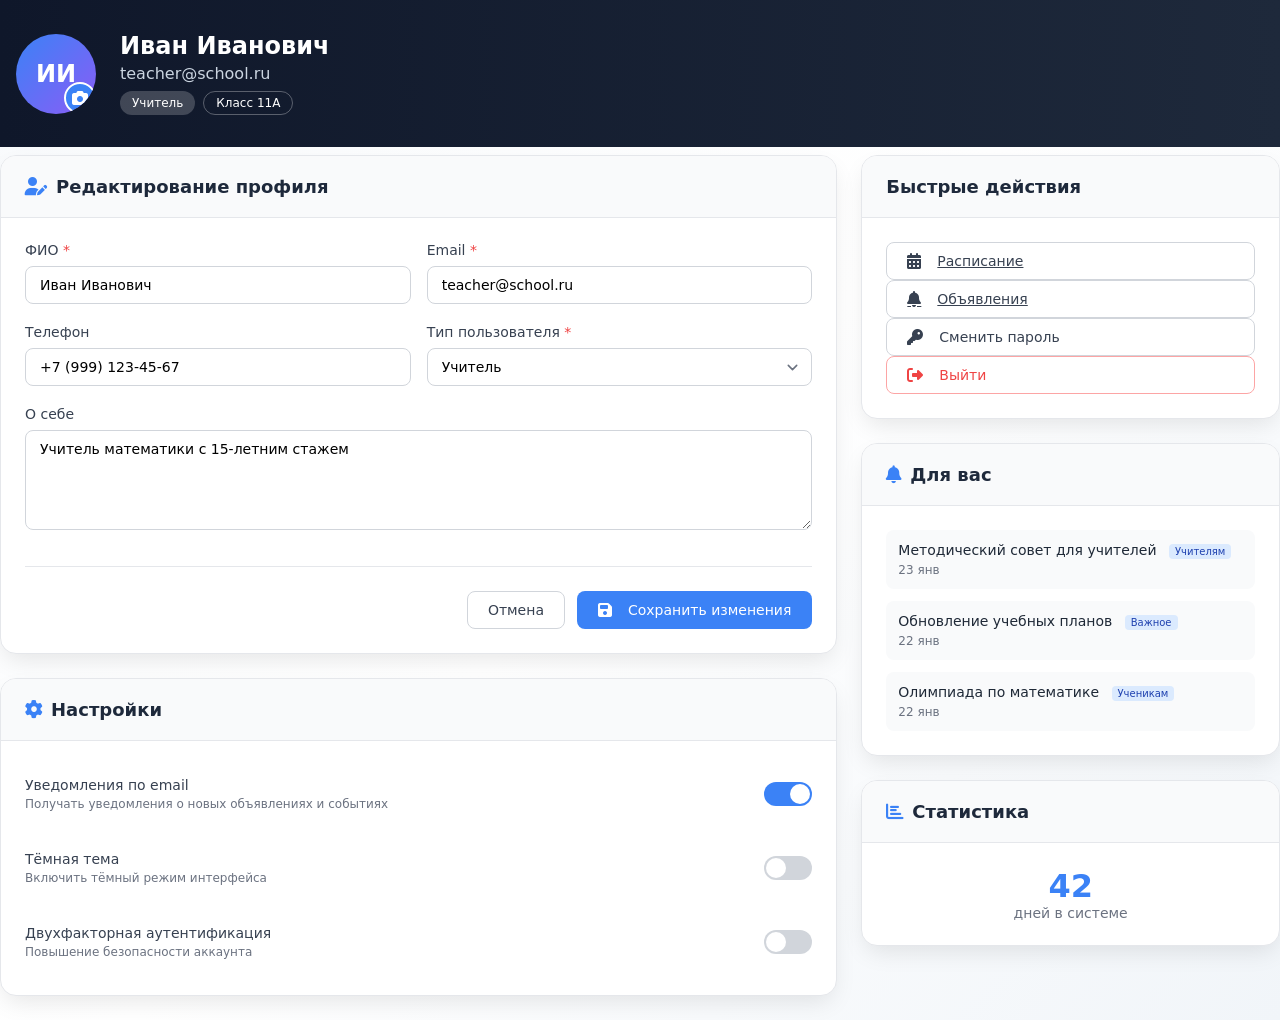
<file: frontend/profile.html>
<!DOCTYPE html>
<html lang="ru">
<head>
    <meta charset="UTF-8">
    <meta name="viewport" content="width=device-width, initial-scale=1.0">
    <title>Профиль - Школьный портал</title>
    <link rel="stylesheet" href="https://cdnjs.cloudflare.com/ajax/libs/font-awesome/6.4.0/css/all.min.css">
    <style>
        /* === БАЗОВЫЕ СТИЛИ === */
        * {
            margin: 0;
            padding: 0;
            box-sizing: border-box;
            font-family: 'Segoe UI', system-ui, sans-serif;
        }
        
        body {
            background: linear-gradient(135deg, #f8fafc 0%, #ffffff 50%, #f1f5f9 100%);
            min-height: 100vh;
            color: #334155;
        }
        
        .container {
            max-width: 88rem;
            margin: 0 auto;
            padding: 0 1rem;
        }
        
        /* === КОМПОНЕНТ: CARD === */
        .card {
            background: white;
            border-radius: 1rem;
            box-shadow: 0 10px 25px -5px rgba(0, 0, 0, 0.1);
            border: 1px solid #e5e7eb;
            overflow: hidden;
            transition: all 0.3s ease;
        }
        
        .card:hover {
            box-shadow: 0 20px 40px -10px rgba(0, 0, 0, 0.15);
        }
        
        .card-header {
            padding: 1.25rem 1.5rem;
            border-bottom: 1px solid #e5e7eb;
            background-color: #f9fafb;
        }
        
        .card-title {
            font-size: 1.125rem;
            font-weight: 600;
            color: #1e293b;
            display: flex;
            align-items: center;
            gap: 0.5rem;
        }
        
        .card-title i {
            color: #3b82f6;
        }
        
        .card-content {
            padding: 1.5rem;
        }
        
        .card-footer {
            padding: 1.25rem 1.5rem;
            border-top: 1px solid #e5e7eb;
            background-color: #f9fafb;
        }
        
        /* === КОМПОНЕНТ: AVATAR === */
        .avatar {
            width: 5rem;
            height: 5rem;
            border-radius: 50%;
            display: flex;
            align-items: center;
            justify-content: center;
            overflow: hidden;
            position: relative;
            flex-shrink: 0;
        }
        
        .avatar-lg {
            width: 5rem;
            height: 5rem;
        }
        
        .avatar-md {
            width: 3rem;
            height: 3rem;
        }
        
        .avatar-sm {
            width: 2rem;
            height: 2rem;
        }
        
        .avatar-placeholder {
            width: 100%;
            height: 100%;
            display: flex;
            align-items: center;
            justify-content: center;
            background: linear-gradient(135deg, #3b82f6, #8b5cf6);
            color: white;
            font-weight: 600;
            font-size: 1.5rem;
        }
        
        .avatar-upload {
            position: absolute;
            bottom: 0;
            right: 0;
            background: #3b82f6;
            color: white;
            width: 2rem;
            height: 2rem;
            border-radius: 50%;
            display: flex;
            align-items: center;
            justify-content: center;
            cursor: pointer;
            border: 2px solid white;
        }
        
        /* === ХЕДЕР ПРОФИЛЯ === */
        .profile-header {
            background: linear-gradient(90deg, #0f172a 0%, #1e293b 100%);
            color: white;
            padding: 2rem 0;
        }
        
        .profile-header-content {
            display: flex;
            align-items: center;
            gap: 1.5rem;
        }
        
        .user-info h1 {
            font-size: 1.5rem;
            font-weight: 700;
            margin-bottom: 0.25rem;
        }
        
        .user-email {
            color: #cbd5e1;
            margin-bottom: 0.5rem;
        }
        
        /* === КОМПОНЕНТ: BADGE === */
        .badge {
            display: inline-flex;
            align-items: center;
            padding: 0.25rem 0.75rem;
            border-radius: 9999px;
            font-size: 0.75rem;
            font-weight: 500;
            white-space: nowrap;
        }
        
        .badge-primary {
            background: rgba(255, 255, 255, 0.2);
            color: white;
        }
        
        .badge-outline {
            background: transparent;
            color: white;
            border: 1px solid rgba(255, 255, 255, 0.3);
        }
        
        .badges-container {
            display: flex;
            gap: 0.5rem;
        }
        
        /* === ОСНОВНОЙ КОНТЕНТ === */
        .profile-content {
            padding: 1.5rem 0;
            margin-top: -1rem;
        }
        
        .profile-grid {
            display: grid;
            gap: 1.5rem;
        }
        
        @media (min-width: 768px) {
            .profile-grid {
                grid-template-columns: 2fr 1fr;
            }
        }
        
        /* === КОМПОНЕНТ: FORM === */
        .form-group {
            margin-bottom: 1.25rem;
        }
        
        /* === КОМПОНЕНТ: LABEL === */
        .form-label {
            display: block;
            font-size: 0.875rem;
            font-weight: 500;
            color: #374151;
            margin-bottom: 0.5rem;
        }
        
        .form-label-required::after {
            content: " *";
            color: #ef4444;
        }
        
        /* === КОМПОНЕНТ: INPUT === */
        .form-input {
            width: 100%;
            padding: 0.625rem 0.875rem;
            border: 1px solid #d1d5db;
            border-radius: 0.5rem;
            font-size: 0.875rem;
            transition: all 0.2s;
            background-color: white;
        }
        
        .form-input:focus {
            outline: none;
            border-color: #3b82f6;
            box-shadow: 0 0 0 3px rgba(59, 130, 246, 0.1);
        }
        
        .form-input.error {
            border-color: #ef4444;
        }
        
        .form-input.disabled {
            background-color: #f9fafb;
            color: #6b7280;
            cursor: not-allowed;
        }
        
        /* === КОМПОНЕНТ: TEXTAREA === */
        .form-textarea {
            width: 100%;
            padding: 0.625rem 0.875rem;
            border: 1px solid #d1d5db;
            border-radius: 0.5rem;
            font-size: 0.875rem;
            font-family: inherit;
            resize: vertical;
            min-height: 100px;
            transition: all 0.2s;
        }
        
        .form-textarea:focus {
            outline: none;
            border-color: #3b82f6;
            box-shadow: 0 0 0 3px rgba(59, 130, 246, 0.1);
        }
        
        /* === КОМПОНЕНТ: SELECT === */
        .form-select {
            width: 100%;
            padding: 0.625rem 2.5rem 0.625rem 0.875rem;
            border: 1px solid #d1d5db;
            border-radius: 0.5rem;
            font-size: 0.875rem;
            background-color: white;
            background-image: url("data:image/svg+xml,%3csvg xmlns='http://www.w3.org/2000/svg' fill='none' viewBox='0 0 20 20'%3e%3cpath stroke='%236b7280' stroke-linecap='round' stroke-linejoin='round' stroke-width='1.5' d='M6 8l4 4 4-4'/%3e%3c/svg%3e");
            background-position: right 0.5rem center;
            background-repeat: no-repeat;
            background-size: 1.5em 1.5em;
            appearance: none;
            cursor: pointer;
        }
        
        .form-select:focus {
            outline: none;
            border-color: #3b82f6;
            box-shadow: 0 0 0 3px rgba(59, 130, 246, 0.1);
        }
        
        .form-select.disabled {
            background-color: #f9fafb;
            color: #6b7280;
            cursor: not-allowed;
        }
        
        /* === КОМПОНЕНТ: SWITCH === */
        .switch {
            display: inline-flex;
            align-items: center;
            cursor: pointer;
        }
        
        .switch-input {
            display: none;
        }
        
        .switch-toggle {
            position: relative;
            width: 3rem;
            height: 1.5rem;
            background-color: #d1d5db;
            border-radius: 9999px;
            transition: all 0.3s;
        }
        
        .switch-toggle::after {
            content: '';
            position: absolute;
            width: 1.25rem;
            height: 1.25rem;
            background-color: white;
            border-radius: 50%;
            top: 0.125rem;
            left: 0.125rem;
            transition: all 0.3s;
        }
        
        .switch-input:checked + .switch-toggle {
            background-color: #3b82f6;
        }
        
        .switch-input:checked + .switch-toggle::after {
            transform: translateX(1.5rem);
        }
        
        .switch-label {
            margin-left: 0.75rem;
            font-size: 0.875rem;
            color: #374151;
        }
        
        /* === КОМПОНЕНТ: BUTTON === */
        .btn {
            display: inline-flex;
            align-items: center;
            justify-content: center;
            padding: 0.625rem 1.25rem;
            border-radius: 0.5rem;
            font-size: 0.875rem;
            font-weight: 500;
            cursor: pointer;
            transition: all 0.2s;
            border: 1px solid transparent;
            gap: 0.5rem;
            white-space: nowrap;
        }
        
        .btn-primary {
            background-color: #3b82f6;
            color: white;
        }
        
        .btn-primary:hover {
            background-color: #2563eb;
        }
        
        .btn-primary:disabled {
            background-color: #93c5fd;
            cursor: not-allowed;
        }
        
        .btn-secondary {
            background-color: white;
            color: #374151;
            border-color: #d1d5db;
        }
        
        .btn-secondary:hover {
            background-color: #f9fafb;
            border-color: #9ca3af;
        }
        
        .btn-outline {
            background-color: white;
            color: #374151;
            border: 1px solid #d1d5db;
            justify-content: flex-start;
            width: 100%;
        }
        
        .btn-outline:hover {
            background-color: #f9fafb;
            border-color: #9ca3af;
        }
        
        .btn-danger {
            background-color: #ef4444;
            color: white;
            border-color: #ef4444;
        }
        
        .btn-danger:hover {
            background-color: #dc2626;
        }
        
        .btn-logout {
            color: #ef4444;
            border-color: #fca5a5;
        }
        
        .btn-logout:hover {
            color: #b91c1c;
            background-color: #fef2f2;
        }
        
        .btn-sm {
            padding: 0.375rem 0.75rem;
            font-size: 0.75rem;
        }
        
        .btn-lg {
            padding: 0.75rem 1.5rem;
            font-size: 1rem;
        }
        
        .btn i {
            margin-right: 0.5rem;
            font-size: 1rem;
        }
        
        .form-row {
            display: grid;
            gap: 1rem;
        }
        
        @media (min-width: 640px) {
            .form-row {
                grid-template-columns: 1fr 1fr;
            }
        }
        
        .form-actions {
            display: flex;
            justify-content: flex-end;
            gap: 0.75rem;
            margin-top: 2rem;
            padding-top: 1.5rem;
            border-top: 1px solid #e5e7eb;
        }
        
        /* === БОКОВАЯ ПАНЕЛЬ === */
        .sidebar {
            display: flex;
            flex-direction: column;
            gap: 1.5rem;
        }
        
        /* === НАСТРОЙКИ === */
        .settings-list {
            display: flex;
            flex-direction: column;
            gap: 1rem;
        }
        
        .setting-item {
            display: flex;
            justify-content: space-between;
            align-items: center;
            padding: 0.75rem 0;
        }
        
        .setting-label {
            font-size: 0.875rem;
            color: #374151;
        }
        
        .setting-description {
            font-size: 0.75rem;
            color: #6b7280;
            margin-top: 0.25rem;
        }
        
        /* === ОБЪЯВЛЕНИЯ === */
        .announcements-list {
            display: flex;
            flex-direction: column;
            gap: 0.75rem;
        }
        
        .announcement-item {
            padding: 0.75rem;
            background-color: #f9fafb;
            border-radius: 0.5rem;
            cursor: pointer;
            transition: all 0.2s;
        }
        
        .announcement-item:hover {
            background-color: #f1f5f9;
        }
        
        .announcement-title {
            font-size: 0.875rem;
            font-weight: 500;
            color: #1f2937;
            display: -webkit-box;
            -webkit-line-clamp: 1;
            -webkit-box-orient: vertical;
            overflow: hidden;
        }
        
        .announcement-date {
            font-size: 0.75rem;
            color: #6b7280;
            margin-top: 0.25rem;
        }
        
        .announcement-category {
            display: inline-block;
            padding: 0.125rem 0.375rem;
            background-color: #dbeafe;
            color: #1e40af;
            border-radius: 0.25rem;
            font-size: 0.625rem;
            font-weight: 500;
            margin-left: 0.5rem;
        }
        
        .empty-announcements {
            color: #6b7280;
            font-size: 0.875rem;
            text-align: center;
            padding: 1rem 0;
        }
        
        /* === КОМПОНЕНТ: DIALOG (MODAL) === */
        .dialog-overlay {
            position: fixed;
            top: 0;
            left: 0;
            right: 0;
            bottom: 0;
            background-color: rgba(0, 0, 0, 0.5);
            display: flex;
            align-items: center;
            justify-content: center;
            z-index: 100;
            opacity: 0;
            visibility: hidden;
            transition: all 0.3s;
        }
        
        .dialog-overlay.active {
            opacity: 1;
            visibility: visible;
        }
        
        .dialog {
            background: white;
            border-radius: 1rem;
            box-shadow: 0 25px 50px -12px rgba(0, 0, 0, 0.25);
            width: 90%;
            max-width: 28rem;
            max-height: 90vh;
            overflow-y: auto;
            transform: scale(0.95);
            transition: transform 0.3s;
        }
        
        .dialog-overlay.active .dialog {
            transform: scale(1);
        }
        
        .dialog-header {
            padding: 1.5rem 1.5rem 1rem;
            border-bottom: 1px solid #e5e7eb;
            display: flex;
            justify-content: space-between;
            align-items: center;
        }
        
        .dialog-title {
            font-size: 1.25rem;
            font-weight: 600;
            color: #1e293b;
        }
        
        .dialog-close {
            background: none;
            border: none;
            font-size: 1.25rem;
            color: #6b7280;
            cursor: pointer;
            padding: 0.25rem;
            border-radius: 0.25rem;
        }
        
        .dialog-close:hover {
            background-color: #f3f4f6;
        }
        
        .dialog-content {
            padding: 1.5rem;
        }
        
        .dialog-footer {
            padding: 1rem 1.5rem;
            border-top: 1px solid #e5e7eb;
            display: flex;
            justify-content: flex-end;
            gap: 0.75rem;
            background-color: #f9fafb;
        }
        
        /* === АНИМАЦИИ И СОСТОЯНИЯ === */
        .loading-screen {
            min-height: 100vh;
            display: flex;
            align-items: center;
            justify-content: center;
        }
        
        .spinner {
            width: 2rem;
            height: 2rem;
            border: 3px solid #e5e7eb;
            border-top-color: #3b82f6;
            border-radius: 50%;
            animation: spin 1s linear infinite;
        }
        
        @keyframes spin {
            to {
                transform: rotate(360deg);
            }
        }
        
        .fade-in {
            animation: fadeIn 0.6s ease;
        }
        
        @keyframes fadeIn {
            from {
                opacity: 0;
                transform: translateY(10px);
            }
            to {
                opacity: 1;
                transform: translateY(0);
            }
        }
        
        /* === УВЕДОМЛЕНИЯ === */
        .notification {
            position: fixed;
            bottom: 1rem;
            right: 1rem;
            padding: 1rem 1.5rem;
            border-radius: 0.5rem;
            color: white;
            font-weight: 500;
            box-shadow: 0 10px 25px rgba(0,0,0,0.1);
            z-index: 50;
            animation: slideIn 0.3s ease, fadeOut 0.3s ease 2.7s forwards;
        }
        
        .notification.success {
            background-color: #10b981;
        }
        
        .notification.error {
            background-color: #ef4444;
        }
        
        @keyframes slideIn {
            from {
                transform: translateX(100%);
                opacity: 0;
            }
            to {
                transform: translateX(0);
                opacity: 1;
            }
        }
        
        @keyframes fadeOut {
            to {
                opacity: 0;
                transform: translateX(100%);
            }
        }
        
        /* === АДАПТИВНОСТЬ === */
        @media (max-width: 767px) {
            .profile-header-content {
                flex-direction: column;
                text-align: center;
            }
            
            .badges-container {
                justify-content: center;
            }
            
            .form-actions {
                flex-direction: column;
            }
            
            .btn {
                width: 100%;
            }
        }
        
        /* === СПИННЕР КНОПКИ === */
        .btn-spinner {
            width: 1rem;
            height: 1rem;
            border: 2px solid rgba(255, 255, 255, 0.3);
            border-top-color: white;
            border-radius: 50%;
            animation: spin 1s linear infinite;
            margin-right: 0.5rem;
        }
    </style>
</head>
<body>
    <!-- Экран загрузки -->
    <div id="loadingScreen" class="loading-screen">
        <div class="spinner"></div>
    </div>

    <!-- Модальное окно для смены аватара -->
    <div id="avatarModal" class="dialog-overlay">
        <div class="dialog">
            <div class="dialog-header">
                <h3 class="dialog-title">Сменить аватар</h3>
                <button class="dialog-close" id="closeAvatarModal">&times;</button>
            </div>
            <div class="dialog-content">
                <div style="text-align: center; margin-bottom: 1.5rem;">
                    <div class="avatar avatar-lg" style="margin: 0 auto 1rem;">
                        <div class="avatar-placeholder" id="avatarPreview">ИИ</div>
                    </div>
                    <input type="file" id="avatarFile" accept="image/*" style="display: none;">
                    <button class="btn btn-secondary" id="uploadAvatarBtn">
                        <i class="fas fa-upload"></i>
                        Загрузить изображение
                    </button>
                </div>
            </div>
            <div class="dialog-footer">
                <button class="btn btn-secondary" id="cancelAvatarBtn">Отмена</button>
                <button class="btn btn-primary" id="saveAvatarBtn">Сохранить</button>
            </div>
        </div>
    </div>

    <!-- Основной контент -->
    <div id="mainContent" style="display: none;">
        <!-- Хедер профиля -->
        <header class="profile-header">
            <div class="container">
                <div class="profile-header-content fade-in">
                    <div class="avatar avatar-lg" id="avatarContainer">
                        <div class="avatar-placeholder" id="userAvatar">ИИ</div>
                        <div class="avatar-upload" id="changeAvatarBtn">
                            <i class="fas fa-camera"></i>
                        </div>
                    </div>
                    <div class="user-info">
                        <h1 id="userName">Иван Иванович</h1>
                        <p class="user-email" id="userEmail">teacher@school.ru</p>
                        <div class="badges-container">
                            <span class="badge badge-primary" id="userRole">Учитель</span>
                            <span class="badge badge-outline" id="userClass">Класс 11А</span>
                        </div>
                    </div>
                </div>
            </div>
        </header>

        <!-- Основной контент -->
        <main class="container profile-content">
            <div class="profile-grid">
                <!-- Левая колонка: Форма профиля -->
                <div>
                    <!-- Карточка с основной информацией -->
                    <div class="card" style="margin-bottom: 1.5rem;">
                        <div class="card-header">
                            <h3 class="card-title">
                                <i class="fas fa-user-edit"></i>
                                Редактирование профиля
                            </h3>
                        </div>
                        <div class="card-content">
                            <form id="profileForm">
                                <div class="form-row">
                                    <div class="form-group">
                                        <label class="form-label form-label-required">ФИО</label>
                                        <input type="text" class="form-input" id="fullName" value="Иван Иванович" required>
                                    </div>
                                    <div class="form-group">
                                        <label class="form-label form-label-required">Email</label>
                                        <input type="email" class="form-input" id="email" value="teacher@school.ru" required>
                                    </div>
                                </div>
                                
                                <div class="form-row">
                                    <div class="form-group">
                                        <label class="form-label">Телефон</label>
                                        <input type="tel" class="form-input" id="phone" value="+7 (999) 123-45-67" placeholder="+7 (XXX) XXX-XX-XX">
                                    </div>
                                    <div class="form-group">
                                        <label class="form-label form-label-required">Тип пользователя</label>
                                        <select class="form-select" id="userType">
                                            <option value="student">Ученик</option>
                                            <option value="teacher" selected>Учитель</option>
                                            <option value="parent">Родитель</option>
                                            <option value="admin">Администратор</option>
                                        </select>
                                    </div>
                                </div>
                                
                                <div class="form-group" id="classGroup">
                                    <label class="form-label">Класс (для учеников)</label>
                                    <input type="text" class="form-input" id="classInput" placeholder="11А">
                                </div>
                                
                                <div class="form-group">
                                    <label class="form-label">О себе</label>
                                    <textarea class="form-textarea" id="bio" rows="3" placeholder="Расскажите о себе...">Учитель математики с 15-летним стажем</textarea>
                                </div>
                                
                                <div class="form-actions">
                                    <button type="button" class="btn btn-secondary" id="cancelBtn">Отмена</button>
                                    <button type="submit" class="btn btn-primary" id="saveBtn">
                                        <i class="fas fa-save"></i>
                                        Сохранить изменения
                                    </button>
                                </div>
                            </form>
                        </div>
                    </div>

                    <!-- Карточка с настройками -->
                    <div class="card">
                        <div class="card-header">
                            <h3 class="card-title">
                                <i class="fas fa-cog"></i>
                                Настройки
                            </h3>
                        </div>
                        <div class="card-content">
                            <div class="settings-list">
                                <div class="setting-item">
                                    <div>
                                        <div class="setting-label">Уведомления по email</div>
                                        <div class="setting-description">Получать уведомления о новых объявлениях и событиях</div>
                                    </div>
                                    <label class="switch">
                                        <input type="checkbox" class="switch-input" id="emailNotifications" checked>
                                        <span class="switch-toggle"></span>
                                    </label>
                                </div>
                                
                                <div class="setting-item">
                                    <div>
                                        <div class="setting-label">Тёмная тема</div>
                                        <div class="setting-description">Включить тёмный режим интерфейса</div>
                                    </div>
                                    <label class="switch">
                                        <input type="checkbox" class="switch-input" id="darkMode">
                                        <span class="switch-toggle"></span>
                                    </label>
                                </div>
                                
                                <div class="setting-item">
                                    <div>
                                        <div class="setting-label">Двухфакторная аутентификация</div>
                                        <div class="setting-description">Повышение безопасности аккаунта</div>
                                    </div>
                                    <label class="switch">
                                        <input type="checkbox" class="switch-input" id="twoFactorAuth">
                                        <span class="switch-toggle"></span>
                                    </label>
                                </div>
                            </div>
                        </div>
                    </div>
                </div>

                <!-- Правая колонка: Боковая панель -->
                <aside class="sidebar">
                    <!-- Карточка с быстрыми действиями -->
                    <div class="card">
                        <div class="card-header">
                            <h3 class="card-title">Быстрые действия</h3>
                        </div>
                        <div class="card-content">
                            <div class="actions-list">
                                <a href="admin.html" class="btn btn-outline" id="adminBtn">
                                    <i class="fas fa-shield-alt"></i>
                                    Админ-панель
                                </a>
                                <a href="schedule.html" class="btn btn-outline">
                                    <i class="fas fa-calendar-alt"></i>
                                    Расписание
                                </a>
                                <a href="announcements.html" class="btn btn-outline">
                                    <i class="fas fa-bell"></i>
                                    Объявления
                                </a>
                                <button class="btn btn-outline" id="changePasswordBtn">
                                    <i class="fas fa-key"></i>
                                    Сменить пароль
                                </button>
                                <button class="btn btn-outline btn-logout" id="logoutBtn">
                                    <i class="fas fa-sign-out-alt"></i>
                                    Выйти
                                </button>
                            </div>
                        </div>
                    </div>

                    <!-- Карточка с объявлениями -->
                    <div class="card">
                        <div class="card-header">
                            <h3 class="card-title">
                                <i class="fas fa-bell"></i>
                                Для вас
                            </h3>
                        </div>
                        <div class="card-content">
                            <div id="relevantAnnouncements">
                                <div class="announcements-list">
                                    <div class="announcement-item" onclick="showAnnouncement(1)">
                                        <div class="announcement-title">
                                            Методический совет для учителей
                                            <span class="announcement-category">Учителям</span>
                                        </div>
                                        <div class="announcement-date">23 янв</div>
                                    </div>
                                    <div class="announcement-item" onclick="showAnnouncement(2)">
                                        <div class="announcement-title">
                                            Обновление учебных планов
                                            <span class="announcement-category">Важное</span>
                                        </div>
                                        <div class="announcement-date">22 янв</div>
                                    </div>
                                    <div class="announcement-item" onclick="showAnnouncement(4)">
                                        <div class="announcement-title">
                                            Олимпиада по математике
                                            <span class="announcement-category">Ученикам</span>
                                        </div>
                                        <div class="announcement-date">22 янв</div>
                                    </div>
                                </div>
                            </div>
                        </div>
                    </div>

                    <!-- Карточка со статистикой -->
                    <div class="card">
                        <div class="card-header">
                            <h3 class="card-title">
                                <i class="fas fa-chart-bar"></i>
                                Статистика
                            </h3>
                        </div>
                        <div class="card-content">
                            <div style="text-align: center;">
                                <div style="font-size: 2rem; font-weight: 700; color: #3b82f6;">42</div>
                                <div style="font-size: 0.875rem; color: #6b7280;">дней в системе</div>
                            </div>
                        </div>
                    </div>
                </aside>
            </div>
        </main>
    </div>

    <script>
        // === ДАННЫЕ ===
        const userData = {
            id: 1,
            full_name: "Иван Иванович",
            email: "teacher@school.ru",
            phone: "+7 (999) 123-45-67",
            user_type: "teacher",
            role: "user",
            class_name: "11А",
            bio: "Учитель математики с 15-летним стажем",
            avatar_url: null,
            settings: {
                email_notifications: true,
                dark_mode: false,
                two_factor_auth: false
            }
        };

        const announcementsData = [
            {
                id: 1,
                title: "Методический совет для учителей",
                content: "Совещание для учителей начальных классов состоится 26 января в 15:00",
                category: "teachers",
                created_date: "2024-01-23",
                pinned: false
            },
            {
                id: 2,
                title: "Обновление учебных планов",
                content: "Представлены обновлённые учебные планы на следующий год",
                category: "important",
                created_date: "2024-01-22",
                pinned: true
            },
            {
                id: 3,
                title: "Родительское собрание",
                content: "Приглашаем родителей на собрание 25 января",
                category: "parents",
                created_date: "2024-01-20",
                pinned: false
            },
            {
                id: 4,
                title: "Олимпиада по математике",
                content: "Регистрация на олимпиаду до 28 января",
                category: "students",
                created_date: "2024-01-22",
                pinned: false
            }
        ];

        // === СОСТОЯНИЕ ===
        let currentUser = { ...userData };
        let isSaving = false;
        let originalUserData = { ...userData };

        // === ЭЛЕМЕНТЫ DOM ===
        const elements = {
            loadingScreen: document.getElementById('loadingScreen'),
            mainContent: document.getElementById('mainContent'),
            userName: document.getElementById('userName'),
            userEmail: document.getElementById('userEmail'),
            userRole: document.getElementById('userRole'),
            userClass: document.getElementById('userClass'),
            userAvatar: document.getElementById('userAvatar'),
            avatarContainer: document.getElementById('avatarContainer'),
            changeAvatarBtn: document.getElementById('changeAvatarBtn'),
            
            // Форма
            profileForm: document.getElementById('profileForm'),
            fullName: document.getElementById('fullName'),
            email: document.getElementById('email'),
            phone: document.getElementById('phone'),
            userType: document.getElementById('userType'),
            classInput: document.getElementById('classInput'),
            bio: document.getElementById('bio'),
            cancelBtn: document.getElementById('cancelBtn'),
            saveBtn: document.getElementById('saveBtn'),
            classGroup: document.getElementById('classGroup'),
            
            // Настройки
            emailNotifications: document.getElementById('emailNotifications'),
            darkMode: document.getElementById('darkMode'),
            twoFactorAuth: document.getElementById('twoFactorAuth'),
            
            // Действия
            adminBtn: document.getElementById('adminBtn'),
            logoutBtn: document.getElementById('logoutBtn'),
            changePasswordBtn: document.getElementById('changePasswordBtn'),
            
            // Модальное окно
            avatarModal: document.getElementById('avatarModal'),
            closeAvatarModal: document.getElementById('closeAvatarModal'),
            cancelAvatarBtn: document.getElementById('cancelAvatarBtn'),
            saveAvatarBtn: document.getElementById('saveAvatarBtn'),
            uploadAvatarBtn: document.getElementById('uploadAvatarBtn'),
            avatarFile: document.getElementById('avatarFile'),
            avatarPreview: document.getElementById('avatarPreview'),
            
            // Объявления
            relevantAnnouncements: document.getElementById('relevantAnnouncements')
        };

        // === ИНИЦИАЛИЗАЦИЯ ===
        document.addEventListener('DOMContentLoaded', function() {
            // Имитация загрузки
            setTimeout(() => {
                loadUserData();
                
                elements.loadingScreen.style.display = 'none';
                elements.mainContent.style.display = 'block';
            }, 800);

            // Обработчики формы
            elements.profileForm.addEventListener('submit', saveProfile);
            elements.cancelBtn.addEventListener('click', resetForm);
            
            // Обработчики кнопок
            elements.logoutBtn.addEventListener('click', handleLogout);
            elements.changePasswordBtn.addEventListener('click', handleChangePassword);
            elements.changeAvatarBtn.addEventListener('click', () => showModal(elements.avatarModal));
            
            // Скрыть админ-панель для не-админов
            if (currentUser.role !== 'admin') {
                elements.adminBtn.style.display = 'none';
            }
            
            // Обновить класс при изменении типа пользователя
            elements.userType.addEventListener('change', function() {
                if (this.value === 'student') {
                    elements.classGroup.style.display = 'block';
                } else {
                    elements.classGroup.style.display = 'none';
                }
            });
            
            // Обработчики настроек
            elements.emailNotifications.addEventListener('change', saveSettings);
            elements.darkMode.addEventListener('change', saveSettings);
            elements.twoFactorAuth.addEventListener('change', saveSettings);
            
            // Обработчики модального окна аватара
            elements.closeAvatarModal.addEventListener('click', () => hideModal(elements.avatarModal));
            elements.cancelAvatarBtn.addEventListener('click', () => hideModal(elements.avatarModal));
            elements.uploadAvatarBtn.addEventListener('click', () => elements.avatarFile.click());
            elements.avatarFile.addEventListener('change', handleAvatarUpload);
            elements.saveAvatarBtn.addEventListener('click', saveAvatar);
            
            // Сохраняем оригинальные данные для отмены
            originalUserData = { ...currentUser };
        });

        // === ФУНКЦИИ ===
        function loadUserData() {
            // Заполняем форму
            elements.fullName.value = currentUser.full_name;
            elements.email.value = currentUser.email;
            elements.phone.value = currentUser.phone || '';
            elements.userType.value = currentUser.user_type;
            elements.classInput.value = currentUser.class_name || '';
            elements.bio.value = currentUser.bio || '';
            
            // Заполняем шапку
            elements.userName.textContent = currentUser.full_name;
            elements.userEmail.textContent = currentUser.email;
            
            // Аватар
            const initials = currentUser.full_name.split(' ').map(n => n[0]).join('').toUpperCase();
            elements.userAvatar.textContent = initials;
            elements.avatarPreview.textContent = initials;
            
            // Роль пользователя
            const roleLabels = {
                'admin': 'Администратор',
                'user': getUserTypeLabel(currentUser.user_type)
            };
            elements.userRole.textContent = roleLabels[currentUser.role] || 'Пользователь';
            
            // Класс
            if (currentUser.class_name) {
                elements.userClass.textContent = `Класс ${currentUser.class_name}`;
                elements.userClass.style.display = 'inline-block';
            } else {
                elements.userClass.style.display = 'none';
            }
            
            // Поле класса
            if (currentUser.user_type === 'student') {
                elements.classGroup.style.display = 'block';
            } else {
                elements.classGroup.style.display = 'none';
            }
            
            // Настройки
            elements.emailNotifications.checked = currentUser.settings.email_notifications;
            elements.darkMode.checked = currentUser.settings.dark_mode;
            elements.twoFactorAuth.checked = currentUser.settings.two_factor_auth;
        }

        function getUserTypeLabel(type) {
            const labels = {
                'student': 'Ученик',
                'teacher': 'Учитель',
                'parent': 'Родитель',
                'admin': 'Администратор'
            };
            return labels[type] || 'Пользователь';
        }

        function saveProfile(e) {
            e.preventDefault();
            
            if (isSaving) return;
            isSaving = true;
            
            // Показываем спиннер
            const originalText = elements.saveBtn.innerHTML;
            elements.saveBtn.innerHTML = '<div class="btn-spinner"></div> Сохранение...';
            elements.saveBtn.disabled = true;
            
            // Собираем данные
            const formData = {
                full_name: elements.fullName.value.trim(),
                email: elements.email.value.trim(),
                phone: elements.phone.value.trim(),
                user_type: elements.userType.value,
                class_name: elements.classInput.value.trim(),
                bio: elements.bio.value.trim()
            };
            
            // Валидация
            if (!formData.full_name) {
                showNotification('Введите ФИО', 'error');
                resetSaveButton(originalText);
                return;
            }
            
            if (!formData.email) {
                showNotification('Введите email', 'error');
                resetSaveButton(originalText);
                return;
            }
            
            // Имитация API запроса
            setTimeout(() => {
                currentUser = { ...currentUser, ...formData };
                loadUserData();
                showNotification('Профиль сохранён', 'success');
                resetSaveButton(originalText);
            }, 1000);
        }

        function resetSaveButton(originalText) {
            isSaving = false;
            elements.saveBtn.innerHTML = originalText;
            elements.saveBtn.disabled = false;
        }

        function resetForm() {
            if (confirm('Отменить изменения?')) {
                currentUser = { ...originalUserData };
                loadUserData();
                showNotification('Изменения отменены', 'success');
            }
        }

        function saveSettings() {
            currentUser.settings = {
                email_notifications: elements.emailNotifications.checked,
                dark_mode: elements.darkMode.checked,
                two_factor_auth: elements.twoFactorAuth.checked
            };
            
            // Имитация сохранения настроек
            setTimeout(() => {
                showNotification('Настройки сохранены', 'success');
            }, 300);
        }

        function handleLogout() {
            if (confirm('Вы уверены, что хотите выйти?')) {
                showNotification('Выход из системы...', 'success');
                setTimeout(() => {
                    window.location.href = 'login.html';
                }, 1000);
            }
        }

        function handleChangePassword() {
            alert('Функция смены пароля будет реализована позже');
        }

        function handleAvatarUpload(e) {
            const file = e.target.files[0];
            if (!file) return;
            
            if (!file.type.startsWith('image/')) {
                showNotification('Пожалуйста, выберите изображение', 'error');
                return;
            }
            
            const reader = new FileReader();
            reader.onload = function(event) {
                // В реальном приложении здесь бы загрузили на сервер
                elements.avatarPreview.style.backgroundImage = `url(${event.target.result})`;
                elements.avatarPreview.style.backgroundSize = 'cover';
                elements.avatarPreview.style.backgroundPosition = 'center';
                elements.avatarPreview.textContent = '';
            };
            reader.readAsDataURL(file);
        }

        function saveAvatar() {
            // Имитация сохранения аватара
            showNotification('Аватар сохранён', 'success');
            hideModal(elements.avatarModal);
            
            // Обновляем основной аватар
            const previewStyle = elements.avatarPreview.style.backgroundImage;
            if (previewStyle) {
                elements.userAvatar.style.backgroundImage = previewStyle;
                elements.userAvatar.style.backgroundSize = 'cover';
                elements.userAvatar.style.backgroundPosition = 'center';
                elements.userAvatar.textContent = '';
            }
        }

        function showAnnouncement(id) {
            const announcement = announcementsData.find(a => a.id === id);
            if (announcement) {
                alert(`${announcement.title}\n\n${announcement.content}`);
            }
        }

        function showModal(modal) {
            modal.classList.add('active');
            document.body.style.overflow = 'hidden';
        }

        function hideModal(modal) {
            modal.classList.remove('active');
            document.body.style.overflow = 'auto';
        }

        function showNotification(message, type = 'success') {
            const existing = document.querySelector('.notification');
            if (existing) existing.remove();
            
            const notification = document.createElement('div');
            notification.className = `notification ${type}`;
            notification.textContent = message;
            document.body.appendChild(notification);
            
            setTimeout(() => {
                if (notification.parentNode) {
                    notification.remove();
                }
            }, 3000);
        }
    </script>
</body>
</html>
</file>
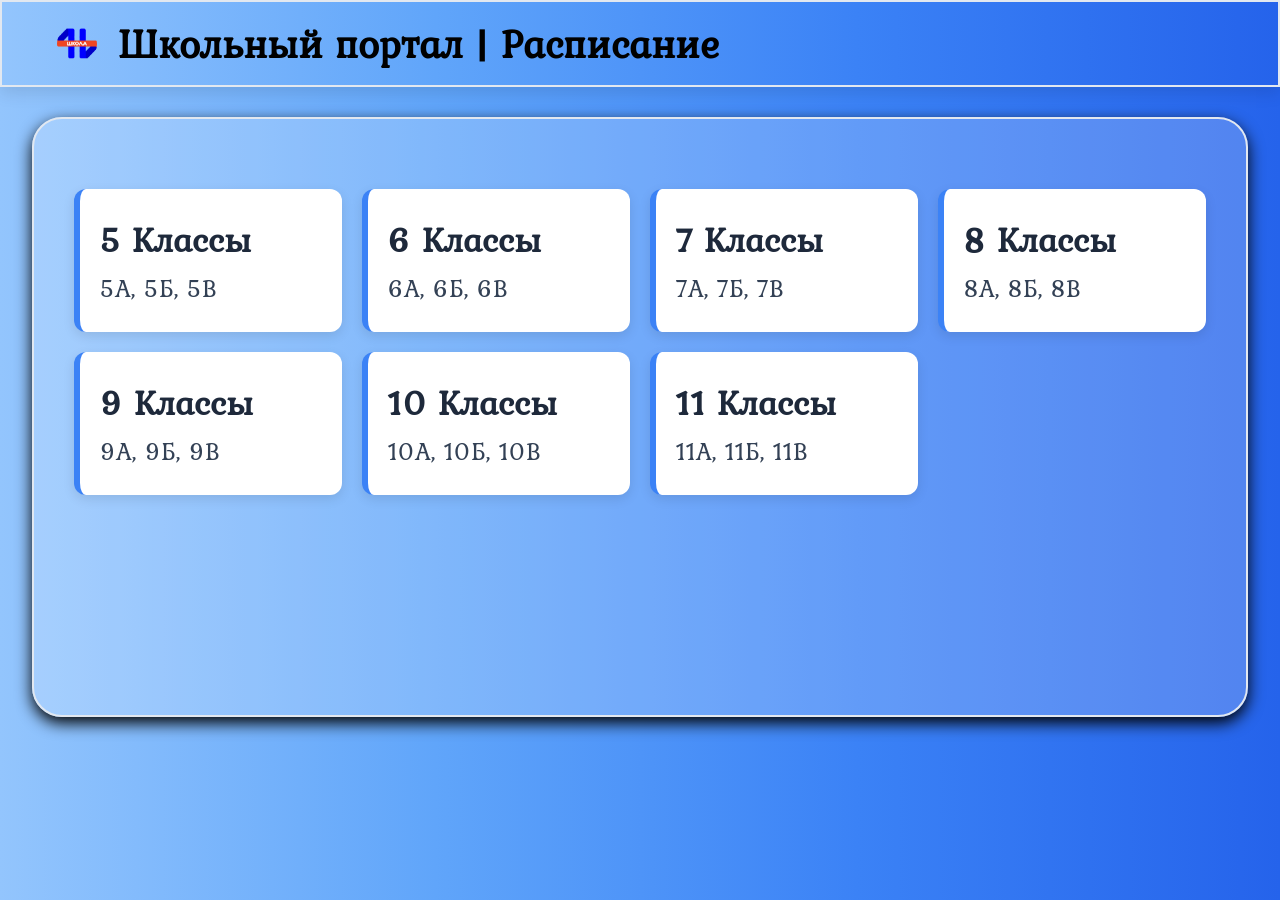
<file: frontend/Schedule.html>
<!DOCTYPE html>
<html lang="ru">
<head>
    <meta charset="UTF-8">
    <meta name="viewport" content="width=device-width, initial-scale=1.0">
    <title>Расписание - Школьный портал</title>
    <link rel="stylesheet" href="https://cdnjs.cloudflare.com/ajax/libs/font-awesome/6.4.0/css/all.min.css">
    <link rel="stylesheet" href="css/schedule.css">
    <link href="https://fonts.googleapis.com/css2?family=Kurale&display=swap" rel="stylesheet">
</head>
</head>
<body>
    <header class="header">
        <div class="container">
            <div class="header-content">
                <a href="index.html" class="logo">
                    <div class="logo-icon">
                        <img src="images/logo.png" alt="Логотип">
                    </div>
                    <span class="logo-text">Школьный портал | Расписание</span>
                </a>
            </div>
        </div>
    </header>

    <main class="container main-content">
        <!-- Выбор класса -->
        <div id="emptyState">
            <div class="grade-grid">
                <div class="grade-button" onclick="showSchedule(5)">
                    <span class="grade-number">5 Классы</span>
                    <div class="grade-info">5А, 5Б, 5В</div>
                </div>
                <div class="grade-button" onclick="showSchedule(6)">
                    <span class="grade-number">6 Классы</span>
                    <div class="grade-info">6А, 6Б, 6В</div>
                </div>
                <div class="grade-button" onclick="showSchedule(7)">
                    <span class="grade-number">7 Классы</span>
                    <div class="grade-info">7А, 7Б, 7В</div>
                </div>
                <div class="grade-button" onclick="showSchedule(8)">
                    <span class="grade-number">8 Классы</span>
                    <div class="grade-info">8А, 8Б, 8В</div>
                </div>
                <div class="grade-button" onclick="showSchedule(9)">
                    <span class="grade-number">9 Классы</span>
                    <div class="grade-info">9А, 9Б, 9В</div>
                </div>
                <div class="grade-button" onclick="showSchedule(10)">
                    <span class="grade-number">10 Классы</span>
                    <div class="grade-info">10А, 10Б, 10В</div>
                </div>
                <div class="grade-button" onclick="showSchedule(11)">
                    <span class="grade-number">11 Классы</span>
                    <div class="grade-info">11А, 11Б, 11В</div>
                </div>
            </div>
        </div>
        
        <!-- Загрузка -->
        <div id="loadingState">
            <i class="fas fa-spinner fa-spin fa-3x"></i>
            <h2>Загружаем расписание...</h2>
        </div>
        
        <!-- Расписание -->
        <div id="scheduleState">
            <div class="schedule-container">
                <div class="schedule-header">
                    <button class="back-button" onclick="goBack()">
                        <i class="fas fa-arrow-left"></i>
                    </button>
                    <h2 class="schedule-title" id="scheduleTitle">Расписание 5 классов</h2>
                </div>
                
                <div class="schedule-table-container" id="scheduleContent">
                    <!-- Здесь появится таблица расписания -->
                </div>
            </div>
        </div>
    </main>
</body>
<script>
// ========== КОНФИГУРАЦИЯ ==========
const API_BASE_URL = ''; // для локальной разработки
let scheduleCache = {};
let currentGrade = null;

// ========== ПОКАЗ РАСПИСАНИЯ ==========
async function showSchedule(grade) {
    console.log(`🖱️ КЛИК по кнопке ${grade} класса`);
    currentGrade = grade;
    
    // СРАЗУ МЕНЯЕМ ЗАГОЛОВОК!
    document.getElementById('scheduleTitle').textContent = `Расписание ${grade} классов`;
    
    // Показываем загрузку
    document.getElementById('emptyState').style.display = 'none';
    document.getElementById('loadingState').style.display = 'block';
    document.getElementById('scheduleState').style.display = 'none';
    
    try {
        // Проверяем кэш
        if (scheduleCache[grade]) {
            setTimeout(() => {
                renderSchedule(grade, scheduleCache[grade]);
            }, 300);
            return;
        }
        
        // Загружаем с сервера
        console.log(`📡 Загружаем расписание для ${grade} классов...`);
        
        // Загружаем с фильтром по классу
        const response = await fetch(`${API_BASE_URL}/api/schedules?class_number=${grade}`, {
            headers: { 'Accept': 'application/json' }
        });

        if (!response.ok) {
            throw new Error(`HTTP ${response.status}`);
        }

        const data = await response.json();
        console.log('📊 Данные из БД:', data);
        console.log(`✅ Загружено ${data.length} уроков для ${grade} класса`);

        if (data && data.length > 0) {
            // Группируем данные с сервера
            const scheduleData = {};
            
            data.forEach(lesson => {
                const classKey = `${lesson.class_number}${lesson.class_letter || ''}`;
                const day = lesson.day_of_week;
                
                if (!scheduleData[classKey]) {
                    scheduleData[classKey] = {};
                }
                
                if (!scheduleData[classKey][day]) {
                    scheduleData[classKey][day] = [];
                }
                
                scheduleData[classKey][day].push({
                    start_time: lesson.start_time,
                    end_time: lesson.end_time,
                    subject: lesson.subject,
                    teacher: lesson.teacher,
                    room: lesson.room || '—'
                });
            });
            
            console.log('📊 Сгруппированные данные:', scheduleData);
            
            scheduleCache[grade] = scheduleData;
            renderSchedule(grade, scheduleData);
        } else {
            // Если данных нет - показываем заглушку
            document.getElementById('loadingState').style.display = 'none';
            document.getElementById('scheduleContent').innerHTML = `
                <div class="schedule-empty-state">
                    <i class="fas fa-calendar-times"></i>
                    <h3>Расписание не найдено</h3>
                    <p>Для ${grade} классов пока нет расписания</p>
                </div>
            `;
            document.getElementById('scheduleState').style.display = 'block';
        }
        
    } catch (error) {
        console.error('❌ Ошибка загрузки расписания:', error);
        
        document.getElementById('loadingState').style.display = 'none';
        document.getElementById('scheduleContent').innerHTML = `
            <div class="schedule-empty-state">
                <i class="fas fa-calendar-times"></i>
                <h3>Ой! Расписания нет</h3>
                <p>Для ${grade} классов пока ничего не добавили</p>
                <div class="empty-emoji">📭 😢 📚</div>
            </div>
        `;
        document.getElementById('scheduleState').style.display = 'block';
    }
}

// ========== РЕНДЕРИНГ ==========
function renderSchedule(grade, scheduleData) {
    document.getElementById('loadingState').style.display = 'none';
    document.getElementById('scheduleState').style.display = 'block';
    document.getElementById('scheduleTitle').textContent = `Расписание ${grade} классов`;
    
    // Преобразуем данные в формат для карточек
    const daysMap = {
        'monday': 'ПОНЕДЕЛЬНИК',
        'tuesday': 'ВТОРНИК',
        'wednesday': 'СРЕДА',
        'thursday': 'ЧЕТВЕРГ',
        'friday': 'ПЯТНИЦА',
        'saturday': 'СУББОТА'
    };
    
    const dayOrder = ['monday', 'tuesday', 'wednesday', 'thursday', 'friday', 'saturday'];
    
    let html = '<div class="schedule-container">';
    
    // Для каждого дня недели
    dayOrder.forEach(day => {
        // Собираем классы, у которых есть уроки в этот день
        const classesWithLessons = [];
        
        Object.keys(scheduleData).forEach(cls => {
            if (scheduleData[cls][day] && scheduleData[cls][day].length > 0) {
                classesWithLessons.push(cls);
            }
        });
        
        // Сортируем классы правильно (5А, 5Б, 6А, 6Б...)
        classesWithLessons.sort((a, b) => {
            const numA = parseInt(a.match(/\d+/)?.[0] || 0);
            const numB = parseInt(b.match(/\d+/)?.[0] || 0);
            
            if (numA !== numB) return numA - numB;
            
            const letterA = a.match(/[А-ЯA-Z]/)?.[0] || '';
            const letterB = b.match(/[А-ЯA-Z]/)?.[0] || '';
            
            return letterA.localeCompare(letterB, 'ru');
        });
        
        // Если есть уроки в этот день
        if (classesWithLessons.length > 0) {
            html += `<div class="schedule-day">`;
            html += `<div class="day-header">${daysMap[day]}</div>`;
            html += `<div class="classes-row">`;
            
            // Для каждого класса
            classesWithLessons.forEach(cls => {
                const lessons = scheduleData[cls][day] || [];
                
                // Сортируем уроки по времени
                lessons.sort((a, b) => a.start_time.localeCompare(b.start_time));
                
                html += `<div class="class-card">`;
                html += `<div class="class-name">${cls}</div>`;
                html += `<div class="lessons-list">`;
                
                lessons.forEach((lesson, index) => {
                    html += `
                        <div class="lesson-card">
                            <div class="lesson-header">
                                <span class="lesson-number">${index + 1}</span>
                                <span class="lesson-time">${lesson.start_time.slice(0,5)} – ${lesson.end_time.slice(0,5)}</span>
                            </div>
                            <div class="lesson-subject">${lesson.subject}</div>
                            <div class="lesson-footer">
                                <span class="lesson-teacher">${lesson.teacher}</span>
                                <span class="lesson-room">${lesson.room}</span>
                            </div>
                        </div>
                    `;
                });
                
                html += `</div></div>`;
            });
            
            html += `</div></div>`;
        }
    });
    
    html += '</div>';
    document.getElementById('scheduleContent').innerHTML = html;
}

// ========== ВСПОМОГАТЕЛЬНОЕ ==========
function goBack() {
    document.getElementById('scheduleState').style.display = 'none';
    document.getElementById('emptyState').style.display = 'block';
    currentGrade = null;
}

function showNotification(message, type = 'warning') {
    const colors = {
        'info': '#3b82f6',
        'warning': '#f59e0b',
        'error': '#ef4444',
        'success': '#10b981'
    };
    
    const notification = document.createElement('div');
    notification.style.cssText = `
        position: fixed; bottom: 20px; left: 50%; transform: translateX(-50%);
        background: ${colors[type]}; color: white; padding: 12px 24px;
        border-radius: 30px; z-index: 9999; box-shadow: 0 4px 12px rgba(0,0,0,0.2);
        font-family: 'Kurale', sans-serif;
    `;
    notification.textContent = message;
    document.body.appendChild(notification);
    setTimeout(() => notification.remove(), 3000);
}

// ========== ИНИЦИАЛИЗАЦИЯ ==========
document.addEventListener('DOMContentLoaded', function() {
    console.log('🚀 Страница расписания инициализация');
    
    // Скрываем загрузку при старте
    document.getElementById('loadingState').style.display = 'none';
    document.getElementById('scheduleState').style.display = 'none';
    document.getElementById('emptyState').style.display = 'block';
});
</script>
</body>
</html>
</file>
<file: frontend/css/schedule.css>
/* ===== БАЗОВЫЕ СТИЛИ ===== */
* {
    margin: 0;
    padding: 0;
    box-sizing: border-box;
    font-family: 'Kurale', 'Segoe UI', sans-serif;
}

body {
    background: linear-gradient(90deg, #93C5FD 0%, #60A5FA 34%, #3B82F6 67%, #2563EB 100%);
    min-height: 100vh;
    color: #1e293b;
    position: relative;
    overflow-x: hidden;
}


/* ===== ХЕДЕР ===== */
.header {
    background: linear-gradient(90deg, #93C5FD 0%, #60A5FA 34%, #3B82F6 67%, #2563EB 100%);
    box-shadow: 0 6px 16px rgba(0, 0, 0, 0.1);
    position: sticky;
    top: 0;
    z-index: 1000;
    border: 2px solid #E2E8F0;
    animation: slideDown 0.5s ease-out;
}

@keyframes slideDown {
    from { transform: translateY(-100%); opacity: 0; }
    to { transform: translateY(0); opacity: 1; }
}

.header-content {
    display: flex;
    justify-content: space-between;
    align-items: center;
    padding: 12px 30px;
}

.logo {
    display: flex;
    align-items: center;
    gap: 21px;
    font-size: 1.5rem;
    font-weight: 700;
    color: #1e40af;
    text-decoration: none;
    transition: transform 0.3s ease;
    padding-left: 25px;
}

.logo:hover {
    transform: scale(1.05);
}

.logo-icon {
    width: 40px;
    height: 40px;
    border-radius: 100px;
    display: flex;
    align-items: center;
    justify-content: center;
    overflow: hidden;
}

.logo-icon img {
    width: 100%;
    height: 100%;
    object-fit: cover; 
}

.logo-text {
    font-size: 2.5rem;
    background: #000;
    -webkit-background-clip: text;
    -webkit-text-fill-color: transparent;
    background-clip: text;
}

/* ===== ОСНОВНОЙ КОНТЕНТ ===== */
.main-content {
    width: 95%;
    max-width: 1400px;
    min-height: 600px;
    margin: 30px auto;
    padding: 50px 40px;
    border-radius: 30px;
    position: relative;
    z-index: 1;
    background: rgba(255, 255, 255, 0.2);
    border: 2px solid #E2E8F0;
    box-shadow: 0 6px 16px #000;
}

/* ===== КНОПКИ КЛАССОВ ===== */
.grade-grid {
    display: grid;
    grid-template-columns: repeat(4, 1fr);
    gap: 20px;
    margin-top: 20px;
}

@media (max-width: 768px) {
    .grade-grid {
        grid-template-columns: repeat(2, 1fr);
    }
}

@media (max-width: 480px) {
    .grade-grid {
        grid-template-columns: 1fr;
    }
}

.grade-button {
    background: white;
    border-left: 6px solid #3b82f6;
    padding: 25px 20px;
    border-radius: 12px;
    box-shadow: 0 4px 12px rgba(0,0,0,0.1);
    cursor: pointer;
    text-align: left;
    transition: all 0.3s;
    position: relative;
    overflow: hidden;
}

.grade-button:hover {
    transform: translateY(-5px);
    box-shadow: 0 8px 24px rgba(59, 130, 246, 0.2);
    border-left-color: #2563eb;
}

.grade-number {
    font-size: 35px;
    font-weight: 900;
    color: #1E293B;
    display: block;
}

.grade-info {
    font-size: 25px;
    color: #334155;
    margin-top: 5px;
}

/* ===== РАСПИСАНИЕ ===== */
.schedule-container {
    display: flex;
    flex-direction: column;
    gap: 30px;
    max-width: 1200px;
    margin: 0 auto;
    padding: 30px;
    background: rgba(255, 255, 255, 0.2);
    border: 2px solid #E2E8F0;
    border-radius: 25px;
    box-shadow: 0 6px 16px #000;
}

.schedule-header {
    background: rgba(255, 255, 255, 0.2);
    border: 4px solid #E2E8F0;
    border-radius: 12px;
    padding: 15px 20px;
    margin-bottom: 20px;
    display: flex;
    align-items: center;
    gap: 15px;
}

.back-button {
    background: #3b82f6;
    color: white;
    width: 40px;
    height: 40px;
    border-radius: 50%;
    display: flex;
    align-items: center;
    justify-content: center;
    cursor: pointer;
    border: none;
    font-size: 18px;
    transition: all 0.3s;
}

.back-button:hover {
    background: #2563eb;
    transform: rotate(-15deg);
}

.schedule-title {
    font-size: 24px;
    font-weight: bold;
    color: #1E293B;
    flex: 1;
}

.schedule-day {
    border-radius: 24px;
    padding: 30px;
    background: transparent;
    box-shadow: none;
    border: none;
}

.day-header {
    font-size: 28px;
    font-weight: 600;
    color: #1e293b;
    text-align: center;
    margin-bottom: 30px;
    padding-bottom: 15px;
    border-bottom: 3px solid #3b82f6;
    letter-spacing: 1px;
}

.classes-row {
    display: grid;
    grid-template-columns: repeat(auto-fit, minmax(280px, 1fr));
    gap: 25px;
    background: transparent;
}

.class-card {
    border-radius: 20px;
    padding: 20px;
    transition: transform 0.2s;
}

.class-card:hover {
    transform: translateY(-4px);
    box-shadow: 0 8px 24px rgba(0, 0, 0, 0.05);
}

.class-name {
    font-size: 22px;
    font-weight: 700;
    color: #000;
    text-align: center;
    margin-bottom: 20px;
    padding-bottom: 10px;
    border-bottom: 2px solid #dbeafe;
}

.lessons-list {
    display: flex;
    flex-direction: column;
    gap: 12px;
}

/* Карточка урока - мягкий стиль */
.lesson-card {
    background: white;
    border-radius: 14px;
    padding: 16px;
    box-shadow: 0 2px 10px rgba(0, 0, 0, 0.03);
    border: 1px solid #edf2f7;
    transition: all 0.2s;
    margin-bottom: 8px;
}

.lesson-card:hover {
    transform: translateX(3px);
    border-color: #cbd5e1;
    box-shadow: 0 4px 12px rgba(0, 0, 0, 0.05);
}

/* Номер и время урока */
.lesson-header {
    display: flex;
    align-items: center;
    gap: 10px;
    margin-bottom: 10px;
}

.lesson-number {
    width: 28px;
    height: 28px;
    background: #e6f0ff;
    color: #2c3e50;
    border-radius: 50%;
    display: flex;
    align-items: center;
    justify-content: center;
    font-weight: 600;
    font-size: 14px;
    border: 1px solid #d0e0ff;
}

.lesson-time {
    color: #2c3e50;
    font-weight: 500;
    font-size: 14px;
    background: #f8fafc;
    padding: 4px 10px;
    border-radius: 16px;
}

/* Предмет */
.lesson-subject {
    font-weight: 600;
    color: #1e2a3a;
    font-size: 16px;
    margin-bottom: 8px;
}

/* Учитель и кабинет */
.lesson-footer {
    display: flex;
    justify-content: space-between;
    align-items: center;
    font-size: 14px;
    background: #f8fafc;
    padding: 8px 12px;
    border-radius: 10px;
}

.lesson-teacher {
    color: #4a5568;
    display: flex;
    align-items: center;
    gap: 5px;
}

.lesson-teacher::before {
    content: '👤';
    font-size: 12px;
    opacity: 0.6;
}

.lesson-room {
    background: #e6f0ff;
    color: #2c3e50;
    padding: 4px 10px;
    border-radius: 20px;
    font-weight: 500;
    font-size: 13px;
    border: 1px solid #cdddec;
}

.lesson-room::before {
    content: '📍';
    font-size: 12px;
}

/* ===== СКРЫТЫЕ ЭЛЕМЕНТЫ ===== */
#scheduleState {
    display: none;
}

#loadingState {
    display: none;
    text-align: center;
    padding: 60px;
    background: white;
    border-radius: 16px;
    box-shadow: 0 4px 12px rgba(0,0,0,0.1);
    margin-top: 20px;
}

#loadingState i {
    color: #3b82f6;
    margin-bottom: 20px;
}

#loadingState h2 {
    color: #64748b;
    margin-top: 10px;
}

#emptyState {
    animation: fadeIn 0.5s;
}

@keyframes fadeIn {
    from { opacity: 0; transform: translateY(10px); }
    to { opacity: 1; transform: translateY(0); }
}

/* ===== ПУСТОЕ СОСТОЯНИЕ (РАСПИСАНИЕ НЕ НАЙДЕНО) ===== */
.schedule-empty-state {
    text-align: center;
    padding: 50px 20px;
    background: #f8fafc;
    border-radius: 20px;
    margin: 20px 0;
    border: 2px dashed #3b82f6;
}

.schedule-empty-state i {
    font-size: 60px;
    color: #3b82f6;
    margin-bottom: 20px;
    opacity: 0.8;
}

.schedule-empty-state h3 {
    font-size: 28px;
    font-weight: 700;
    color: #1e293b;
    margin-bottom: 10px;
}

.schedule-empty-state p {
    font-size: 18px;
    color: #3b82f6;
    font-weight: 500;
}
/* ===== ПОДВАЛ ===== */
.page-footer {
    text-align: center;
    padding: 20px 0;
    color: #64748b;
    font-size: 14px;
    border-top: 1px solid #e2e8f0;
    margin-top: 40px;
}

/* ===== АДАПТАЦИЯ ДЛЯ РАСПИСАНИЯ ===== */
@media (max-width: 1024px) {
    .grade-grid {
        grid-template-columns: repeat(3, 1fr);
    }
    
    .schedule-table {
        font-size: 0.9rem;
    }
}

@media (max-width: 768px) {
    .grade-grid {
        grid-template-columns: repeat(2, 1fr);
        gap: 15px;
    }
    
    .grade-number {
        font-size: 28px;
    }
    
    .grade-info {
        font-size: 20px;
    }
    
    .schedule-container {
        padding: 20px;
    }
    
    .schedule-header {
        padding: 12px;
    }
    
    .schedule-title {
        font-size: 20px;
    }
    
    /* Делаем таблицу горизонтальной прокруткой */
    .schedule-table-container {
        overflow-x: auto;
    }
    
    .schedule-table {
        min-width: 800px;
    }
    
    .day-header {
        font-size: 22px;
    }
    
    .lesson-item {
        padding: 10px;
    }
    
    .lesson-time {
        font-size: 0.8rem;
    }
    
    .lesson-subject {
        font-size: 0.9rem;
    }
}

@media (max-width: 480px) {
    .grade-grid {
        grid-template-columns: 1fr;
    }
    
    .grade-button {
        padding: 20px;
    }
    
    .grade-number {
        font-size: 24px;
    }
    
    .grade-info {
        font-size: 18px;
    }
    
    .schedule-title {
        font-size: 18px;
    }
    
    .back-button {
        width: 35px;
        height: 35px;
    }
}
/* ===== АДАПТАЦИЯ МОДАЛЬНЫХ ОКОН ===== */
@media (max-width: 768px) {
    .modal {
        max-width: 90%;
        min-width: auto;
        width: 95%;
    }
    
    .modal-header {
        padding: 20px;
    }
    
    .modal-title {
        font-size: 1.2rem;
    }
    
    .modal-body {
        padding: 20px;
    }
    
    .modal-meta {
        flex-direction: column;
        gap: 10px;
    }
    
    .meta-item {
        width: 100%;
    }
}

@media (max-width: 480px) {
    .modal-header {
        flex-direction: column;
        align-items: flex-start;
        gap: 10px;
    }
    
    .modal-close {
        align-self: flex-end;
    }
    
    .modal-author {
        flex-wrap: wrap;
    }
}
/* ===== АДАПТАЦИЯ HEADER ===== */
@media (max-width: 1024px) {
    .header-content {
        padding: 12px 20px;
    }
    
    .logo-text {
        font-size: 1.2rem;
    }
}

@media (max-width: 768px) {
    .header-content {
        flex-wrap: wrap;
        justify-content: space-between;
    }
    
    .logo {
        order: 1;
    }
    
    .menu-toggle {
        order: 2;
        display: block;
    }
    
    .search-container {
        order: 3;
        max-width: 100%;
        margin-top: 10px;
    }
    
    .nav {
        display: none;
        position: fixed;
        top: 70px;
        left: 0;
        right: 0;
        background: white;
        flex-direction: column;
        padding: 1.5rem;
        box-shadow: 0 10px 30px rgba(0,0,0,0.1);
        z-index: 999;
    }
    
    .nav.active {
        display: flex;
        animation: slideDown 0.3s ease-out;
    }
    
    .user-section {
        order: 4;
        width: 100%;
        justify-content: flex-end;
    }
    
    .logo-icon {
        width: 35px;
        height: 35px;
    }
}

@media (max-width: 480px) {
    .logo-text {
        font-size: 1rem;
    }
    
    .admin-btn {
        padding: 6px 12px;
        font-size: 0.8rem;
    }
}
</file>
